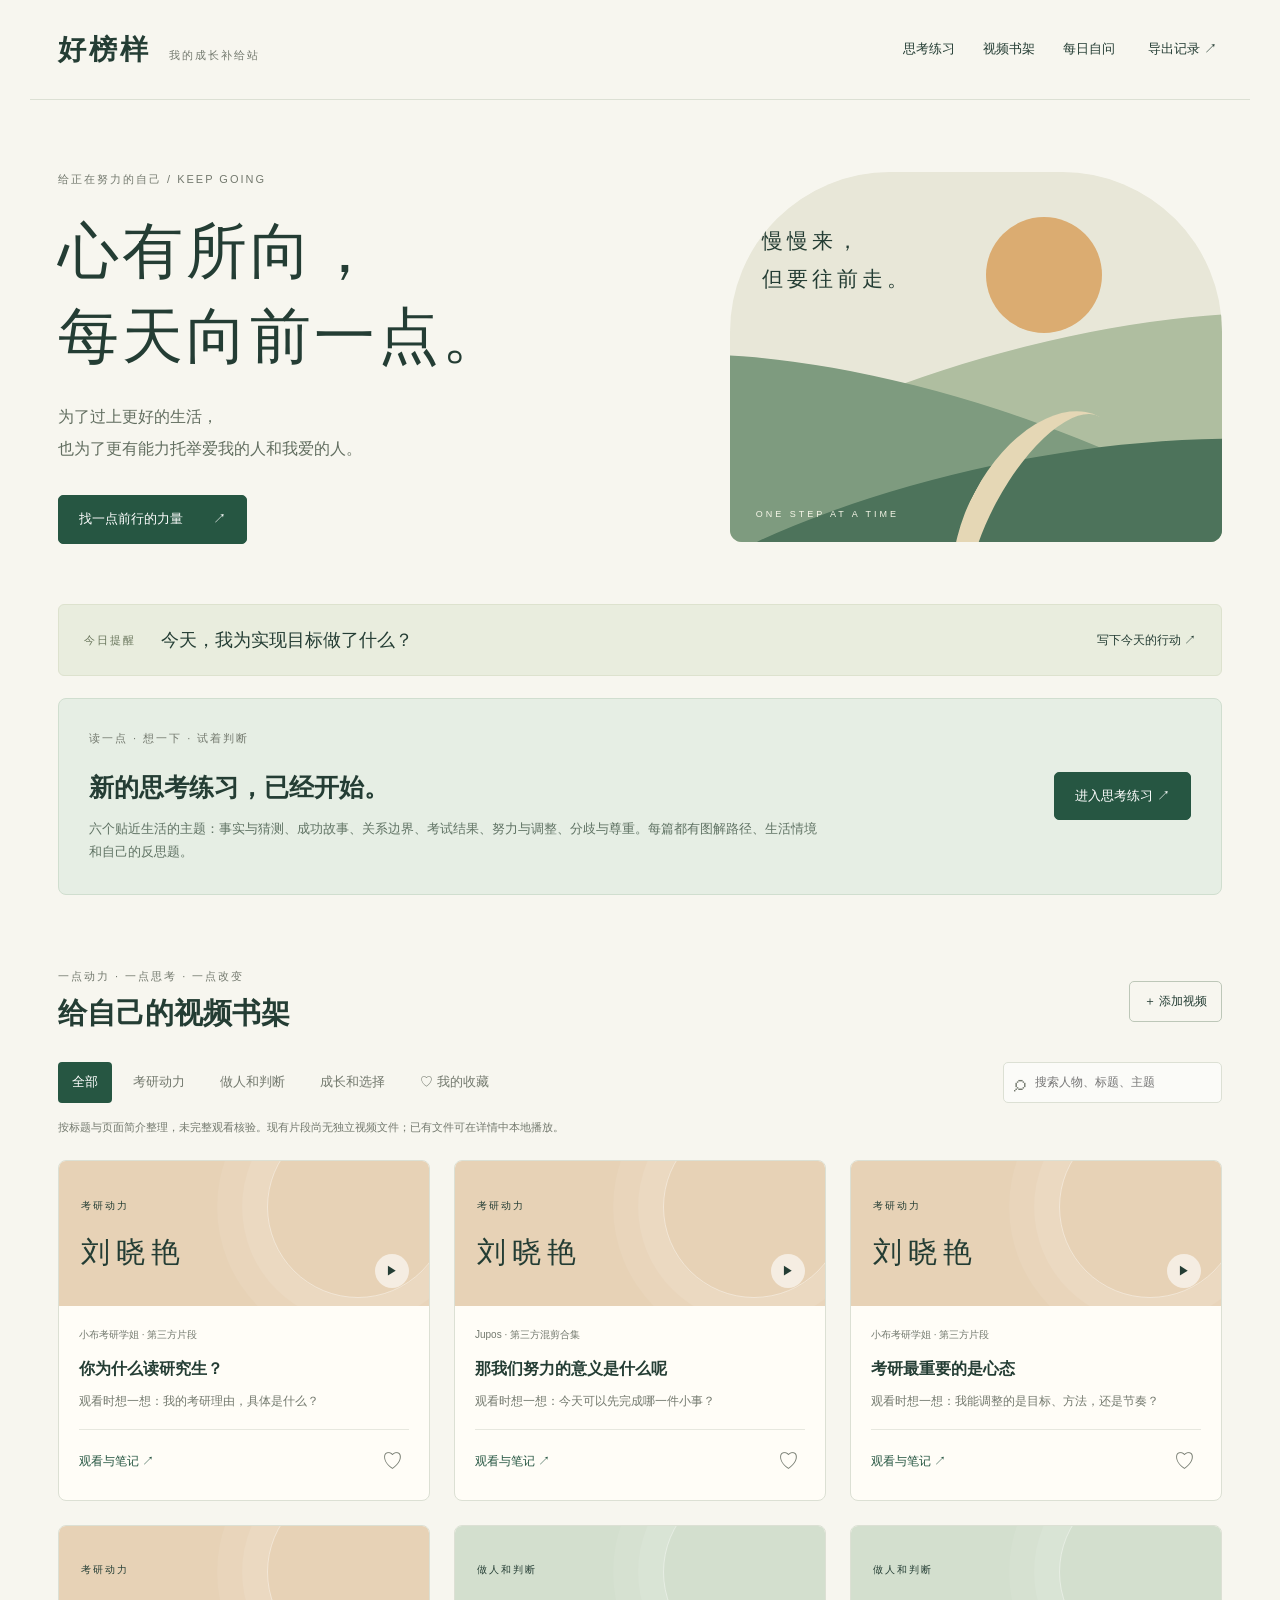
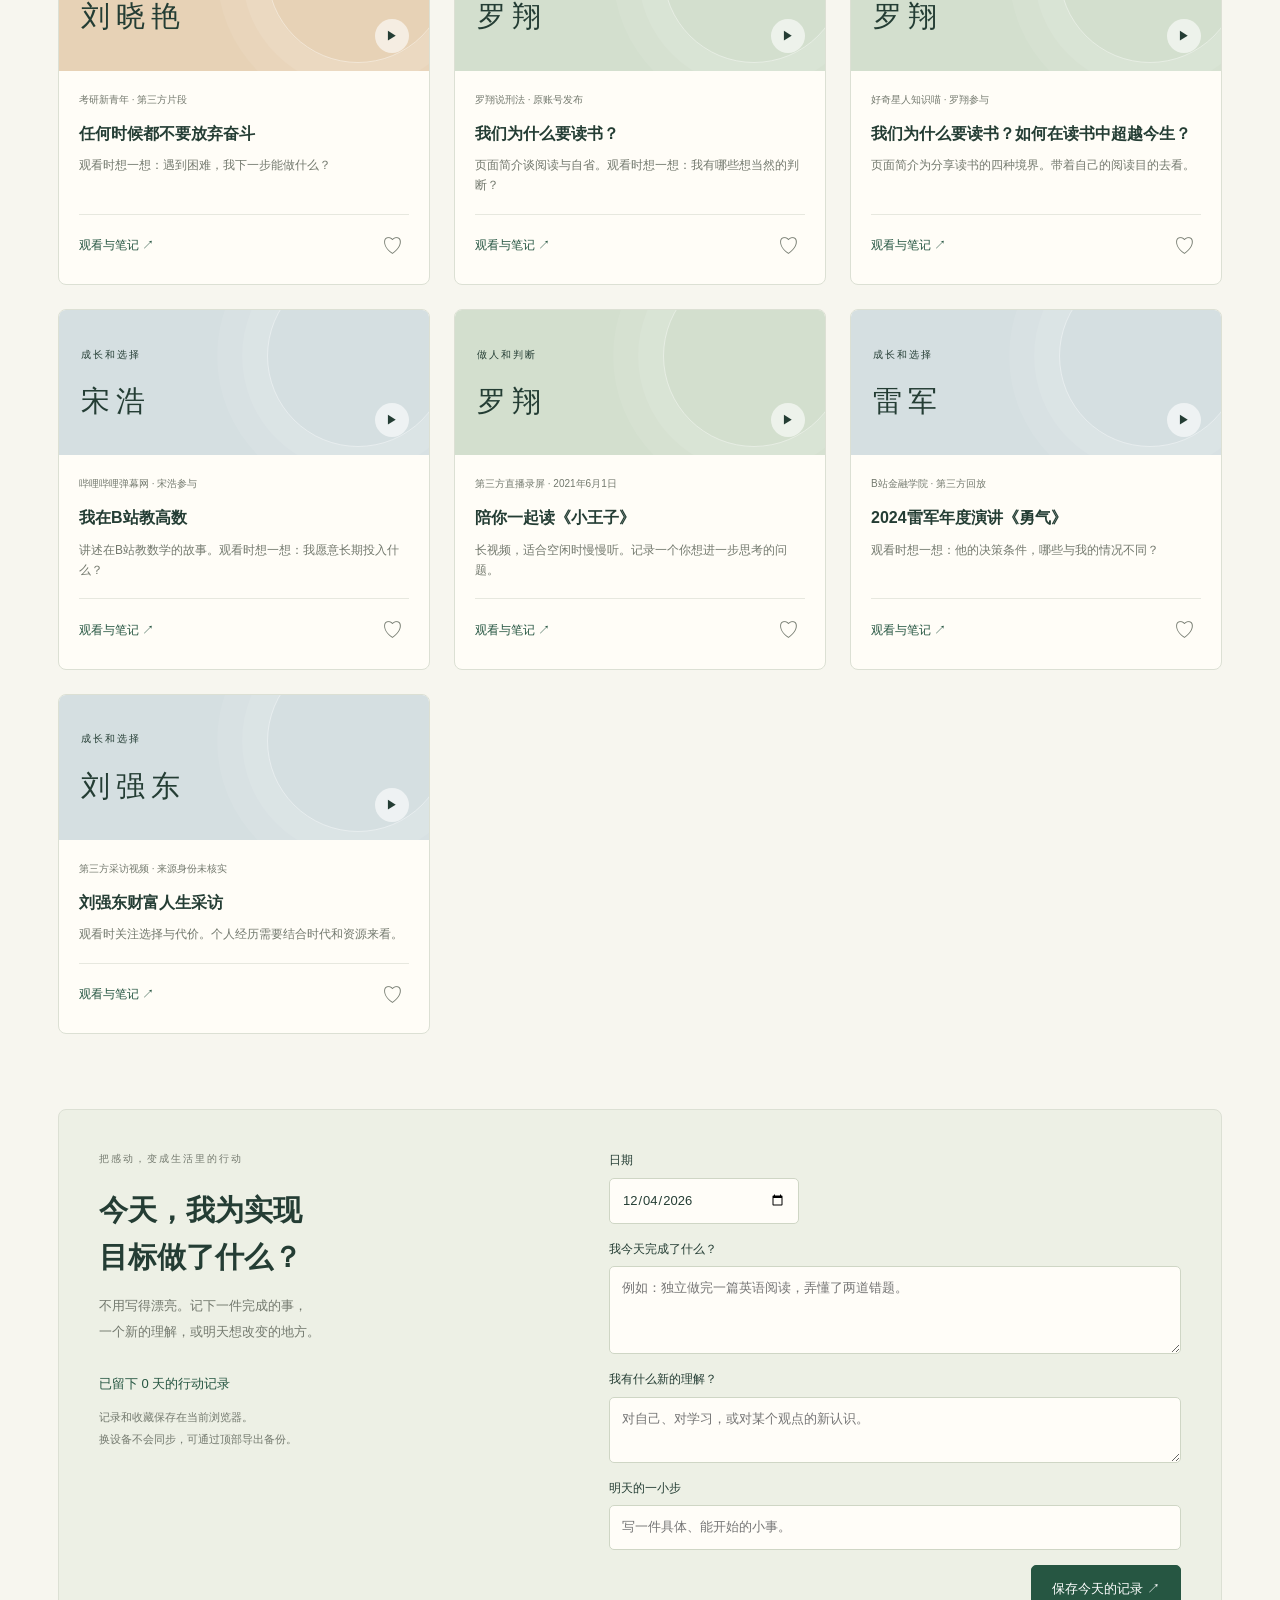
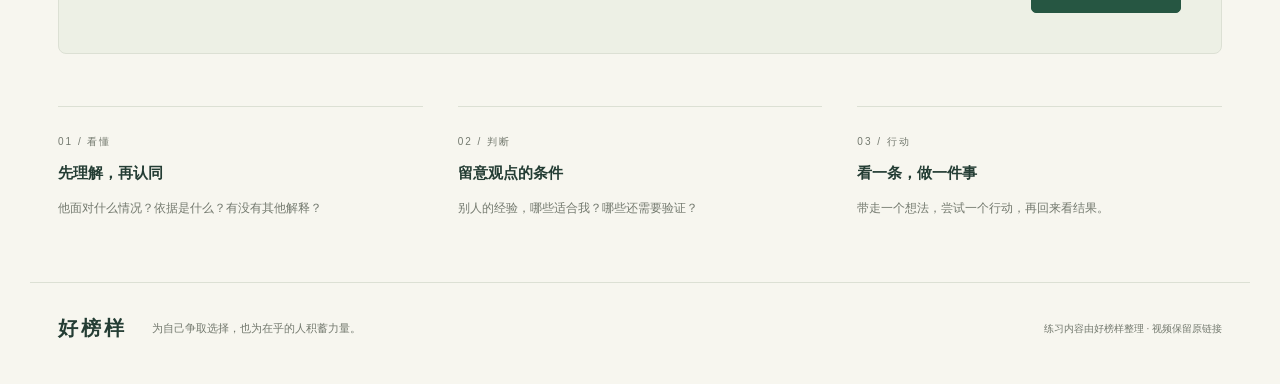
<file: index.html>
<!DOCTYPE html><html lang="zh-CN"><head><meta charset="UTF-8"><meta name="viewport" content="width=device-width, initial-scale=1"><meta name="theme-color" content="#204f40"><title>好榜样 · 我的成长补给站</title><meta name="description" content="为考研补充动力，为人生留一点思考。精选视频、思考练习与每日行动记录。"><link rel="manifest" href="manifest.webmanifest"><link rel="icon" href="icon.svg" type="image/svg+xml"><link rel="stylesheet" href="style.css"></head><body>
<header><a class="brand" href="#">好榜样<span>我的成长补给站</span></a><nav><a href="learn.html">思考练习</a><a href="#library">视频书架</a><a href="#reflection">每日自问</a><button id="export" class="text-btn">导出记录 ↗</button></nav></header>
<main><section class="hero"><div class="hero-copy"><p class="eyebrow">给正在努力的自己 / KEEP GOING</p><h1>心有所向，<br>每天向前一点。</h1><p class="manifesto">为了过上更好的生活，<br>也为了更有能力托举爱我的人和我爱的人。</p><a class="primary" href="#library">找一点前行的力量 <span>↗</span></a></div><div class="hero-art" aria-hidden="true"><div class="sun"></div><div class="hill h1"></div><div class="hill h2"></div><div class="hill h3"></div><div class="path"></div><p>慢慢来，<br>但要往前走。</p><span>ONE STEP AT A TIME</span></div></section>
<section class="daily-banner"><span class="small-label">今日提醒</span><p>今天，我为实现目标做了什么？</p><a href="#reflection">写下今天的行动 ↗</a></section>
<section class="learning-invite"><div><p class="eyebrow">读一点 · 想一下 · 试着判断</p><h2>新的思考练习，已经开始。</h2><p>六个贴近生活的主题：事实与猜测、成功故事、关系边界、考试结果、努力与调整、分歧与尊重。每篇都有图解路径、生活情境和自己的反思题。</p></div><a class="primary" href="learn.html">进入思考练习 ↗</a></section>
<section id="library"><div class="section-head"><div><p class="eyebrow">一点动力 · 一点思考 · 一点改变</p><h2>给自己的视频书架</h2></div><button class="outline" id="add-btn">＋ 添加视频</button></div><div class="toolbar"><div class="tabs" aria-label="视频分类"><button class="active" data-filter="全部">全部</button><button data-filter="考研动力">考研动力</button><button data-filter="做人和判断">做人和判断</button><button data-filter="成长和选择">成长和选择</button><button data-filter="我的收藏">♡ 我的收藏</button></div><label class="search"><span>⌕</span><input id="search" type="search" aria-label="搜索视频" placeholder="搜索人物、标题、主题"></label></div><p class="library-note">按标题与页面简介整理，未完整观看核验。现有片段尚无独立视频文件；已有文件可在详情中本地播放。</p><div id="cards" class="cards"></div><p id="empty" hidden>还没有匹配的视频。试试其他关键词，或添加你喜欢的内容。</p></section>
<section id="reflection" class="reflection"><div class="reflect-intro"><p class="eyebrow">把感动，变成生活里的行动</p><h2>今天，我为实现<br>目标做了什么？</h2><p>不用写得漂亮。记下一件完成的事，<br>一个新的理解，或明天想改变的地方。</p><div class="record-count" id="record-count"></div><p class="local-note">记录和收藏保存在当前浏览器。<br>换设备不会同步，可通过顶部导出备份。</p></div><form id="daily-form"><label>日期<input type="date" id="date" required></label><label>我今天完成了什么？<textarea id="action" rows="3" placeholder="例如：独立做完一篇英语阅读，弄懂了两道错题。"></textarea></label><label>我有什么新的理解？<textarea id="insight" rows="2" placeholder="对自己、对学习，或对某个观点的新认识。"></textarea></label><label>明天的一小步<input id="next" placeholder="写一件具体、能开始的小事。"></label><div class="form-bottom"><span id="save-state" role="status"></span><button type="submit" class="primary">保存今天的记录 ↗</button></div></form></section>
<section class="principles"><div><span>01 / 看懂</span><h3>先理解，再认同</h3><p>他面对什么情况？依据是什么？有没有其他解释？</p></div><div><span>02 / 判断</span><h3>留意观点的条件</h3><p>别人的经验，哪些适合我？哪些还需要验证？</p></div><div><span>03 / 行动</span><h3>看一条，做一件事</h3><p>带走一个想法，尝试一个行动，再回来看结果。</p></div></section></main>
<footer><a class="brand" href="#">好榜样</a><p>为自己争取选择，也为在乎的人积蓄力量。</p><span>练习内容由好榜样整理 · 视频保留原链接</span></footer>
<dialog id="player"><div class="dialog-head"><span id="player-person"></span><button id="close-player" aria-label="关闭播放器">✕</button></div><h2 id="player-title"></h2><div class="embed" id="embed"></div><p class="player-note" id="player-note">这些条目目前只有原视频链接。选择本机文件可在本页播放，关闭后需重新选择；只有上传到自己的空间并获得可用链接，才能跨设备播放。</p><div class="video-actions"><label class="outline file-picker">选择本机视频<input id="local-video" type="file" accept="video/mp4,video/webm,video/ogg" hidden></label><a id="source-link" class="outline" target="_blank" rel="noopener noreferrer">查看原视频 ↗</a></div><label class="video-note">看完，我带走了什么？<textarea id="video-note" rows="3" placeholder="一个观点、一个疑问，或准备尝试的行动。"></textarea></label><div class="form-bottom"><span id="note-state" role="status"></span><button id="save-note" class="outline">保存笔记</button></div></dialog>
<dialog id="add-dialog"><div class="dialog-head"><h2>添加自己的视频</h2><button id="close-add" aria-label="关闭添加窗口">✕</button></div><form id="add-form"><label>视频标题<input name="title" required maxlength="100"></label><label>人物 / 发布者<input name="person" required maxlength="40"></label><label>视频链接（建议使用你有权发布的 MP4/WebM 地址）<input name="url" type="url" required placeholder="https://…/video.mp4"></label><label>分类<select name="category"><option>考研动力</option><option>做人和判断</option><option>成长和选择</option></select></label><p class="local-note">可添加自己有权发布的公开视频文件链接，网站将直接播放；其他链接仅作为原视频入口。自定义条目只保存在当前浏览器。</p><button class="primary" type="submit">加入书架 ↗</button><p id="add-error" role="alert"></p></form></dialog><div id="toast" role="status"></div><script src="app.js"></script><script>if('serviceWorker'in navigator){window.addEventListener('load',()=>navigator.serviceWorker.register('./sw.js').catch(()=>{}))}</script></body></html>
</file>
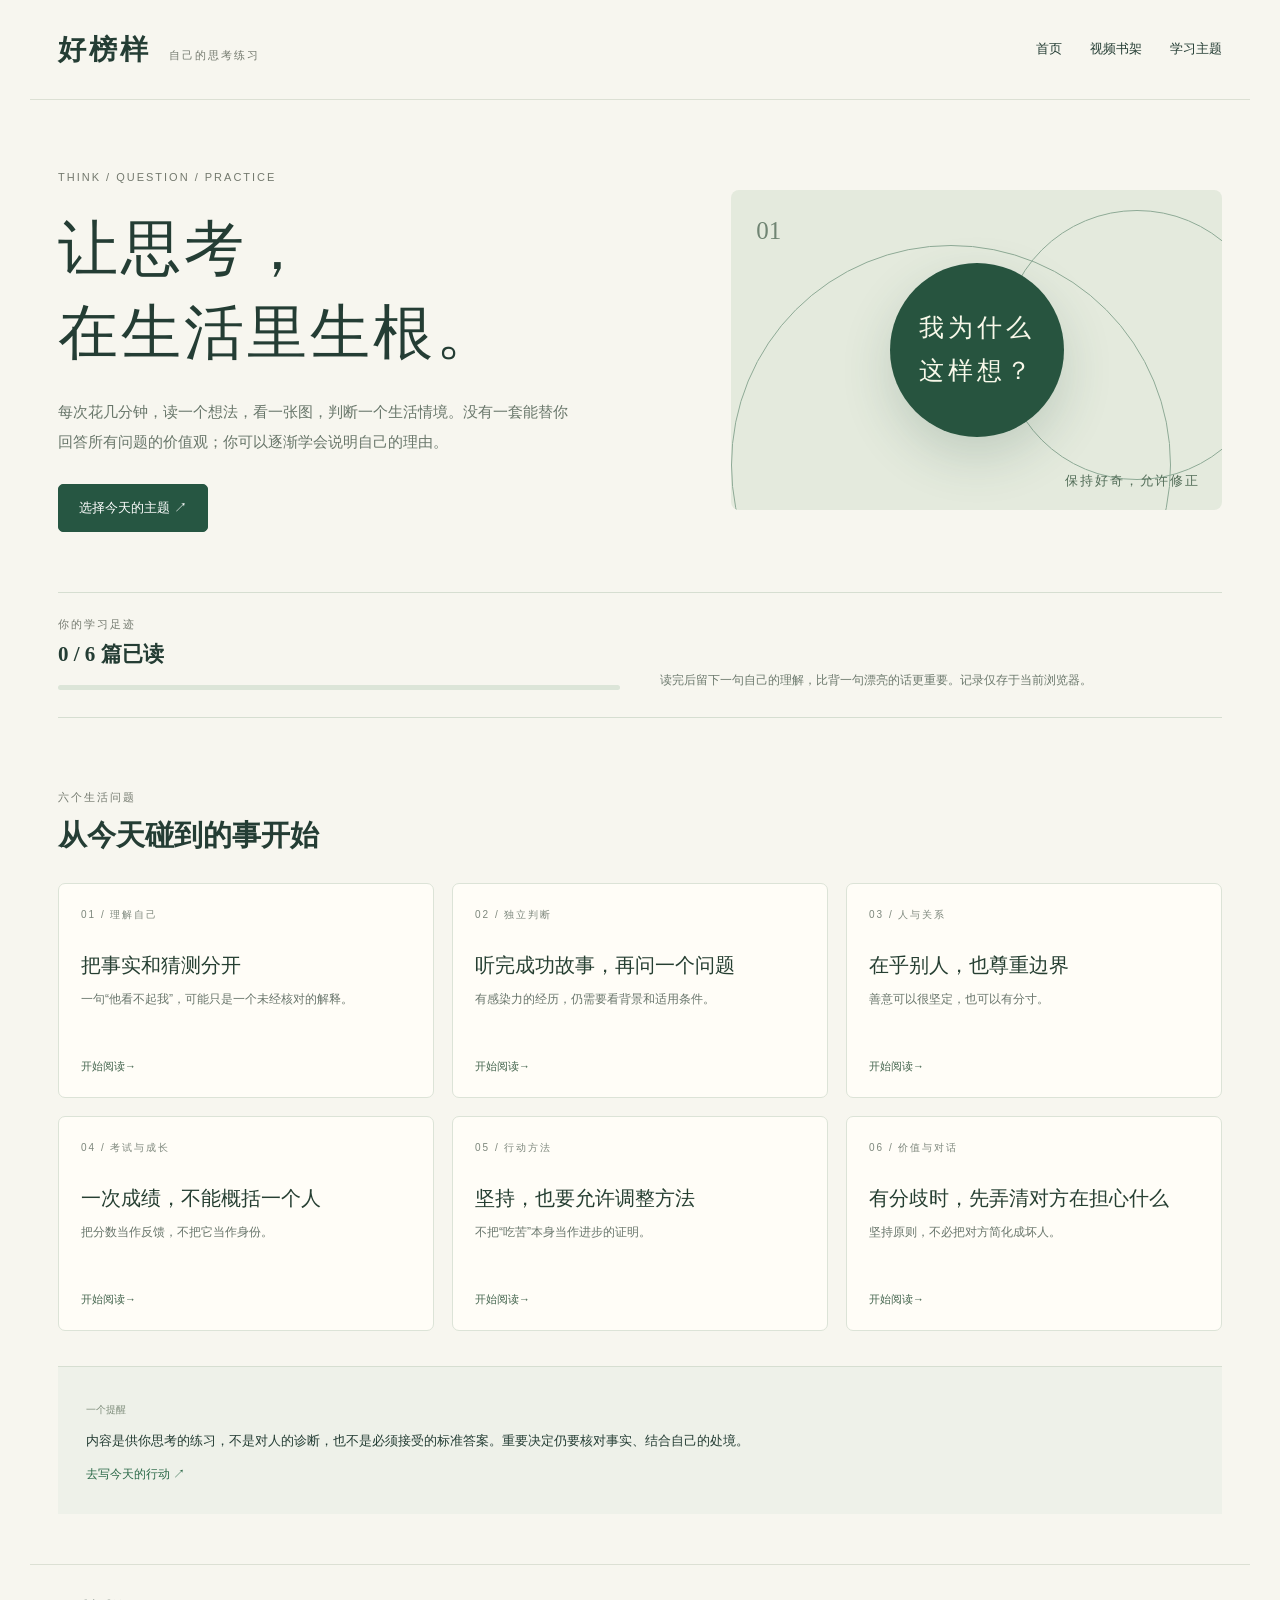
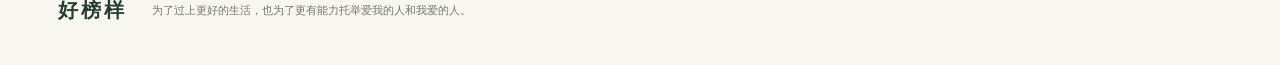
<file: learn.html>
<!doctype html><html lang="zh-CN"><head><meta charset="utf-8"><meta name="viewport" content="width=device-width,initial-scale=1"><meta name="theme-color" content="#204f40"><meta name="description" content="用短文章、生活案例和互动练习，慢慢形成自己的判断。"><meta name="color-scheme" content="light"><title>好榜样 · 思考练习</title><link rel="manifest" href="manifest.webmanifest"><link rel="icon" href="icon.svg" type="image/svg+xml"><link rel="stylesheet" href="style.css"><link rel="stylesheet" href="learn.css"></head><body>
<header><a class="brand" href="./">好榜样<span>自己的思考练习</span></a><nav><a href="./">首页</a><a href="./#library">视频书架</a><a href="#topics">学习主题</a></nav></header>
<main class="learn-main"><section class="learn-hero"><div><p class="eyebrow">THINK / QUESTION / PRACTICE</p><h1>让思考，<br>在生活里生根。</h1><p>每次花几分钟，读一个想法，看一张图，判断一个生活情境。没有一套能替你回答所有问题的价值观；你可以逐渐学会说明自己的理由。</p><a class="primary" href="#topics">选择今天的主题 ↗</a></div><div class="thought-art" aria-hidden="true"><span>01</span><div class="orbit orbit-a"></div><div class="orbit orbit-b"></div><div class="thought-core">我为什么<br>这样想？</div><small>保持好奇，允许修正</small></div></section>
<section class="progress-panel" aria-label="学习进度"><div><span class="eyebrow">你的学习足迹</span><strong id="progress-text">0 / 6 篇已读</strong><div class="progress-track"><div id="progress-fill"></div></div></div><p>读完后留下一句自己的理解，比背一句漂亮的话更重要。记录仅存于当前浏览器。</p></section>
<section id="topics"><div class="section-head"><div><p class="eyebrow">六个生活问题</p><h2>从今天碰到的事开始</h2></div></div><div class="topic-grid" id="topic-grid"></div></section>
<section id="lesson" class="lesson" hidden><div class="lesson-top"><button type="button" id="back" class="outline">← 返回主题</button><span id="lesson-position"></span></div><p id="lesson-kicker" class="eyebrow"></p><h2 id="lesson-title"></h2><p id="lesson-lead" class="lesson-lead"></p><div class="idea-map" id="idea-map" aria-label="思考路径"></div><article id="lesson-article"></article><div class="case-block"><span class="eyebrow">生活情境 / WHAT WOULD YOU DO?</span><h3 id="case-title"></h3><p id="case-body"></p><div id="options" class="options"></div><div id="feedback" class="feedback" role="status" hidden></div></div><div class="reflection-card"><label for="reflection-input">留给自己的一个问题：<strong id="reflection-question"></strong></label><textarea id="reflection-input" rows="4" placeholder="写下你的判断、理由，或暂时无法确定的地方。"></textarea><div><span id="save-status" role="status"></span><button type="button" class="primary" id="save-reflection">保存这次思考 ↗</button></div></div><div class="lesson-end"><button type="button" class="outline" id="mark-read">标记已读</button><button type="button" class="outline" id="next-lesson">下一主题 →</button></div></section>
<section class="learn-footer-note"><span>一个提醒</span><p>内容是供你思考的练习，不是对人的诊断，也不是必须接受的标准答案。重要决定仍要核对事实、结合自己的处境。</p><a href="./#reflection">去写今天的行动 ↗</a></section></main>
<footer><a class="brand" href="./">好榜样</a><p>为了过上更好的生活，也为了更有能力托举爱我的人和我爱的人。</p></footer><script src="learn.js"></script><script>if('serviceWorker'in navigator){window.addEventListener('load',()=>navigator.serviceWorker.register('./sw.js').catch(()=>{}))}</script></body></html>
</file>
<file: style.css>
:root{--paper:#f7f6ef;--ink:#243d34;--green:#265642;--muted:#73796e;--line:#dce0d4;--accent:#cc6e48}*{box-sizing:border-box}html{scroll-behavior:smooth;scroll-padding-top:30px}body{margin:0;background:var(--paper);color:var(--ink);font-family:Inter,"PingFang SC","Microsoft YaHei",sans-serif;font-size:15px;line-height:1.7}button,input,textarea,select{font:inherit}a{color:inherit;text-decoration:none}button,a,input,textarea,select{-webkit-tap-highlight-color:transparent}button{cursor:pointer}button:focus-visible,a:focus-visible{outline:3px solid #b87c39;outline-offset:4px}header,main,footer{max-width:1220px;margin:auto}header{height:100px;display:flex;align-items:center;justify-content:space-between;border-bottom:1px solid var(--line);padding:0 28px}.brand{font-size:28px;font-weight:800;letter-spacing:3px}.brand span{font-size:11px;font-weight:400;letter-spacing:2px;margin-left:18px;color:var(--muted)}nav{display:flex;gap:28px;align-items:center;font-size:13px}.text-btn{border:0;background:none;color:var(--ink);padding:5px}main{padding:0 28px}.hero{display:grid;grid-template-columns:1.1fr .9fr;gap:70px;padding:70px 0 60px;align-items:center}.eyebrow{font-size:11px;letter-spacing:2px;color:var(--muted);margin:0 0 20px}h1{font-family:"Songti SC","Noto Serif CJK SC",serif;font-size:clamp(38px,4.8vw,61px);font-weight:500;line-height:1.4;letter-spacing:3px;margin:0 0 22px}.manifesto{font-size:16px;line-height:2;color:#626e60;margin-bottom:30px}.primary{display:inline-flex;align-items:center;justify-content:center;gap:30px;background:var(--green);border:1px solid var(--green);color:white;padding:12px 20px;border-radius:5px;font-size:13px}.primary:hover{background:#173c2c}.hero-art{position:relative;height:370px;overflow:hidden;background:#e8e7d8;border-radius:160px 160px 12px 12px}.sun{position:absolute;width:116px;height:116px;border-radius:50%;background:#dbac71;left:52%;top:45px}.hill{position:absolute;width:180%;height:300px;left:-30%;top:180px;border-radius:50%;transform:rotate(-16deg);background:#afbea0}.h2{top:230px;left:-45%;background:#7e9b7f;transform:rotate(18deg)}.h3{top:290px;background:#4d735b;transform:rotate(-12deg)}.path{position:absolute;width:150px;height:250px;border-left:24px solid #e5d7b5;border-radius:50%;top:230px;left:48%;transform:rotate(28deg)}.hero-art p{position:absolute;left:32px;top:30px;font-family:serif;font-size:21px;line-height:1.8;letter-spacing:4px}.hero-art>span{position:absolute;bottom:19px;left:26px;color:#f6f6e8;font-size:9px;letter-spacing:3px}.daily-banner{display:flex;gap:25px;align-items:center;padding:20px 25px;background:#e9edde;border:1px solid #dde2ce;border-radius:6px;margin-bottom:64px}.small-label{font-size:11px;letter-spacing:2px;color:#69765c}.daily-banner p{font-size:18px;margin:0;flex:1}.daily-banner a{font-size:12px}h2{font-family:"Songti SC",serif;font-size:29px;line-height:1.6;margin:0}.section-head{display:flex;align-items:center;justify-content:space-between;margin-bottom:25px}.section-head .eyebrow{margin-bottom:5px}.outline{border:1px solid #bdc7b8;border-radius:5px;background:transparent;padding:9px 14px;color:var(--ink);font-size:12px}.toolbar{display:flex;justify-content:space-between;gap:12px;flex-wrap:wrap}.tabs{display:flex;gap:7px;flex-wrap:wrap}.tabs button{border:0;background:transparent;padding:9px 14px;color:var(--muted);border-radius:4px;font-size:13px}.tabs .active{color:#fff;background:var(--green)}.search{border:1px solid var(--line);border-radius:5px;display:flex;align-items:center;padding:0 10px;background:#fff9}.search input{width:185px;border:0;background:none;padding:9px;font-size:12px}.search span{font-size:23px;color:var(--muted)}.library-note{font-size:11px;color:var(--muted);margin:15px 0 24px}.cards{display:grid;grid-template-columns:repeat(3,1fr);gap:24px}.card{background:#fffdf7;border:1px solid var(--line);border-radius:8px;overflow:hidden;display:flex;flex-direction:column}.card-cover{height:145px;position:relative;padding:22px;background:var(--cover);overflow:hidden;cursor:pointer;width:100%;text-align:left;border:0;color:var(--ink)}.card-cover:before{content:"";position:absolute;width:180px;height:180px;border:1px solid #ffffff70;border-radius:50%;right:-20px;top:-45px;box-shadow:0 0 0 25px #ffffff15,0 0 0 50px #ffffff10}.cover-person{position:relative;display:block;font-family:serif;font-size:29px;letter-spacing:6px;margin-top:12px}.cover-label{font-size:10px;letter-spacing:2px;position:relative}.play{position:absolute;right:20px;bottom:18px;background:#fff9;border-radius:50%;height:34px;width:34px;display:grid;place-items:center;font-size:12px}.card-body{padding:20px;display:flex;flex-direction:column;flex:1}.card-meta{font-size:10px;color:var(--muted);display:flex;justify-content:space-between}.card h3{font-size:16px;line-height:1.7;margin:12px 0 8px}.card-body>p{font-size:12px;color:var(--muted);margin:0 0 18px}.card-bottom{border-top:1px solid #e7e8df;margin-top:auto;padding-top:12px;display:flex;align-items:center;gap:10px;font-size:11px}.watch{border:0;padding:0;color:var(--green);background:none;font-size:12px}.favorite{margin-left:auto;border:0;background:none;font-size:21px;color:var(--muted)}.favorite.saved{color:#ae5e41}.viewed{font-size:10px;color:#677962}.reflection{margin-top:75px;padding:40px;background:#edf0e5;border:1px solid var(--line);border-radius:8px;display:grid;grid-template-columns:1fr 1.3fr;gap:70px}.reflect-intro>p:not(.eyebrow){font-size:13px;color:var(--muted);line-height:2}.reflect-intro .eyebrow{font-size:10px}.record-count{margin-top:28px;color:var(--green);font-size:13px}.local-note{font-size:11px!important;color:var(--muted)}form label,.video-note{display:block;font-size:12px;margin-bottom:15px}input:not([type=search]),textarea,select{display:block;border:1px solid #cfd6c5;background:#fffdf8;border-radius:5px;padding:10px 12px;width:100%;margin-top:7px;color:var(--ink);font-size:13px}textarea{resize:vertical}input[type=date]{max-width:190px}.form-bottom{display:flex;justify-content:space-between;align-items:center;gap:10px}.form-bottom>span{font-size:11px;color:var(--muted)}.principles{padding:52px 0;display:grid;grid-template-columns:repeat(3,1fr);gap:35px}.principles>div{border-top:1px solid var(--line);padding-top:20px}.principles span{font-size:10px;color:var(--muted);letter-spacing:2px}.principles h3{font-size:15px;margin:8px 0}.principles p{font-size:12px;color:var(--muted)}footer{padding:25px 28px 35px;border-top:1px solid var(--line);display:flex;align-items:center;gap:25px}footer .brand{font-size:20px}footer p{font-size:11px;color:var(--muted)}footer>span{margin-left:auto;font-size:10px;color:var(--muted)}dialog{border:1px solid var(--line);background:var(--paper);color:var(--ink);border-radius:12px;width:min(760px,94vw);max-height:90vh;padding:26px;overflow:auto}dialog::backdrop{background:#173629a8;backdrop-filter:blur(4px)}.dialog-head{display:flex;justify-content:space-between;align-items:center;color:var(--muted);font-size:12px}.dialog-head button{border:0;background:none;padding:10px;color:var(--ink);font-size:18px}dialog h2{font-size:22px;margin:7px 0 18px}.embed{aspect-ratio:16/9;background:#1e3028;display:grid;place-items:center;color:#fff}.embed iframe{width:100%;height:100%;border:0}.player-note{font-size:11px;color:var(--muted)}.video-note{margin-top:22px}#add-dialog{max-width:460px}#toast{position:fixed;left:50%;bottom:25px;transform:translateX(-50%);background:var(--ink);color:white;border-radius:7px;padding:10px 20px;font-size:13px;display:none;z-index:10}#empty{padding:35px;color:var(--muted)}@media(max-width:850px){.cards{grid-template-columns:repeat(2,1fr)}.hero{gap:30px}.hero-art{height:330px}.reflection{gap:30px;padding:25px}.brand span{display:none}}@media(max-width:580px){header{height:76px;padding:0 20px}nav{gap:14px;font-size:11px}.text-btn{font-size:11px}main{padding:0 20px}.hero{padding:35px 0;grid-template-columns:1fr;gap:25px}.hero-art{height:180px;border-radius:90px 90px 8px 8px}.hero-art .sun{top:20px;left:65%;height:85px;width:85px}.hill{top:100px}.h2{top:135px}.h3{top:155px}.path{top:120px}.hero-art p{top:5px;font-size:17px}.hero-art>span{display:none}h1{font-size:40px}.manifesto{font-size:14px}.daily-banner{align-items:flex-start;gap:8px;flex-direction:column;margin-bottom:40px;padding:18px}.daily-banner p{font-size:17px}h2{font-size:24px}.section-head{gap:10px}.section-head .eyebrow{font-size:9px;letter-spacing:1px}.cards{grid-template-columns:1fr;gap:18px}.card-cover{height:135px}.search{width:100%}.search input{width:100%}.tabs button{padding:8px 9px;font-size:12px}.reflection{grid-template-columns:1fr;margin-top:45px;gap:15px;padding:22px}.reflection h2 br{display:none}.reflect-intro .record-count{margin-top:8px}.principles{grid-template-columns:1fr;gap:15px;padding:30px 0}.principles p{margin-bottom:0}footer{flex-wrap:wrap;gap:12px;padding:22px 20px}footer p{margin:0}footer>span{width:100%;margin:0}.form-bottom{flex-wrap:wrap}}

.embed video{width:100%;height:100%;background:#172820}.video-actions{display:flex;gap:12px;flex-wrap:wrap;margin:12px 0 18px}.file-picker{cursor:pointer}.embed p{padding:20px;text-align:center;font-size:13px;color:#e4e9dd}.video-actions a{display:inline-block}
.learning-invite{display:flex;align-items:center;justify-content:space-between;gap:30px;background:#e6eee4;border:1px solid #d0decf;border-radius:8px;padding:30px;margin:0 0 72px}.learning-invite h2{font-size:25px}.learning-invite p:not(.eyebrow){font-size:13px;line-height:1.8;color:#607364;max-width:740px;margin:9px 0 0}.learning-invite .primary{white-space:nowrap}.daily-banner{margin-bottom:22px}@media(max-width:650px){header{height:auto;min-height:76px;gap:10px;flex-wrap:wrap;padding-top:12px;padding-bottom:12px}header nav{flex-wrap:wrap;justify-content:flex-end;gap:7px 12px}.learning-invite{display:block;padding:22px;margin-bottom:42px}.learning-invite h2{font-size:22px}.learning-invite .primary{margin-top:18px}}
</file>
<file: learn.css>
.learn-main{padding:0 28px}.learn-hero{display:grid;grid-template-columns:1fr .8fr;gap:60px;align-items:center;padding:68px 0 60px}.learn-hero h1{font-size:clamp(39px,5vw,60px)}.learn-hero p:not(.eyebrow){max-width:510px;color:#68766a;line-height:2;margin:10px 0 27px}.thought-art{height:320px;background:#e4eadd;border-radius:8px;position:relative;overflow:hidden;display:grid;place-items:center}.thought-art>span{position:absolute;left:25px;top:20px;font-family:serif;color:#708573;font-size:25px}.orbit{position:absolute;border-radius:50%;border:1px solid #8eaa96}.orbit-a{height:440px;width:440px;top:55px;left:0}.orbit-b{height:270px;width:270px;top:20px;right:-50px}.thought-core{width:174px;height:174px;border-radius:50%;background:#27543f;color:#f8f8e9;display:grid;place-items:center;text-align:center;font-family:serif;letter-spacing:4px;font-size:25px;line-height:1.7;z-index:1;box-shadow:0 20px 50px #2a564530}.thought-art small{position:absolute;bottom:18px;right:22px;color:#526d58;letter-spacing:2px}.progress-panel{display:grid;grid-template-columns:1fr 1fr;gap:40px;align-items:end;border-top:1px solid #d6ded1;border-bottom:1px solid #d6ded1;padding:22px 0 27px}.progress-panel .eyebrow{display:block;margin:0 0 4px}.progress-panel strong{font-family:serif;font-size:21px}.progress-panel p{margin:0;color:#6c796d;font-size:12px}.progress-track{background:#dce5d8;height:5px;border-radius:8px;margin-top:12px;overflow:hidden}.progress-track div{background:#ca8257;height:100%;width:0;transition:width .3s}#topics{padding-top:70px}.topic-grid{display:grid;grid-template-columns:repeat(3,1fr);gap:18px}.topic-card{text-align:left;padding:22px;min-height:215px;border:1px solid #dce3d7;border-radius:7px;background:#fffdf7;display:flex;flex-direction:column;color:#263f32;transition:transform .15s,box-shadow .15s}.topic-card:hover{transform:translateY(-3px);box-shadow:0 15px 35px #21412b12}.topic-card .tag{font-size:10px;letter-spacing:2px;color:#7d877c}.topic-card h3{font-size:20px;line-height:1.4;font-family:serif;font-weight:500;margin:28px 0 10px}.topic-card p{font-size:12px;color:#68756b;margin:0;line-height:1.7}.topic-card .bottom{display:flex;justify-content:space-between;margin-top:auto;padding-top:18px;color:#43644d;font-size:11px}.topic-card .done{color:#a34f3d}.lesson{max-width:820px;margin:70px auto 50px}.lesson-top{display:flex;justify-content:space-between;align-items:center;color:#6b786c;font-size:12px;margin-bottom:45px}.lesson .eyebrow{margin-bottom:10px}.lesson h2{font-size:clamp(32px,5vw,48px);line-height:1.4}.lesson-lead{font-size:18px;line-height:1.9;color:#5f6f61;margin:15px 0 32px}.idea-map{display:grid;grid-template-columns:repeat(4,1fr);gap:8px;background:#e8eee4;border-radius:8px;padding:20px;margin-bottom:36px}.idea-map span{position:relative;background:#fffdf7;border-radius:5px;text-align:center;padding:13px 3px;color:#355545;font-size:13px}.idea-map span:not(:last-child):after{content:'→';position:absolute;right:-11px;top:10px;color:#849784;z-index:1;font-size:17px}.lesson article{font-size:15px;line-height:2.05;color:#3e5143}.lesson article h3{font-family:serif;font-size:23px;color:#244834;line-height:1.5;margin:32px 0 10px;font-weight:500}.lesson article p{margin:0 0 18px}.lesson article blockquote{border-left:3px solid #b27b5a;background:#f0eee5;padding:13px 20px;margin:25px 0;color:#4b5c4b}.case-block{background:#e8eee4;border-radius:8px;padding:28px;margin:35px 0}.case-block h3{font-family:serif;font-size:21px;margin:0 0 7px}.case-block p{font-size:14px;color:#5e6b61;margin:0 0 16px}.options{display:grid;gap:10px}.options button{text-align:left;border:1px solid #cddace;border-radius:5px;padding:12px 15px;background:#fffdf8;color:#294532}.options button[aria-pressed="true"]{border-color:#315d43;background:#dce7d9}.feedback{background:#fffdf7;padding:16px;border-left:3px solid #b77a50;margin-top:18px;line-height:1.8;color:#465d4e;font-size:13px}.reflection-card{border:1px solid #d9e0d2;padding:25px;border-radius:7px;background:#fffdf7}.reflection-card label{font-size:14px}.reflection-card textarea{margin:14px 0}.reflection-card>div{display:flex;justify-content:space-between;gap:15px;align-items:center}.reflection-card span{font-size:11px;color:#5a6c5e}.lesson-end{display:flex;justify-content:space-between;margin-top:30px}.learn-footer-note{padding:28px;border-top:1px solid #d6ded1;margin:35px 0 50px;background:#eef1e9}.learn-footer-note span{font-size:10px;color:#7d8c7a}.learn-footer-note p{max-width:700px;font-size:13px;line-height:1.8;margin:8px 0}.learn-footer-note a{font-size:12px;color:#2b6948}@media(max-width:800px){.topic-grid{grid-template-columns:repeat(2,1fr)}.learn-hero{gap:25px}}@media(max-width:580px){.learn-main{padding:0 20px}.learn-hero{display:flex;flex-direction:column;align-items:stretch;padding:35px 0}.learn-hero h1{font-size:40px}.thought-art{height:210px}.thought-core{height:120px;width:120px;font-size:18px}.orbit-a{height:300px;width:300px}.progress-panel{grid-template-columns:1fr;gap:13px}#topics{padding-top:45px}.topic-grid{grid-template-columns:1fr}.topic-card{min-height:170px}.topic-card h3{margin-top:20px}.lesson{margin:40px auto}.lesson-top{margin-bottom:30px}.lesson-lead{font-size:16px}.idea-map{grid-template-columns:repeat(2,1fr)}.idea-map span:nth-child(2):after{content:''}.case-block{padding:20px}.reflection-card{padding:20px}.reflection-card>div{flex-direction:column;align-items:stretch}}
</file>
